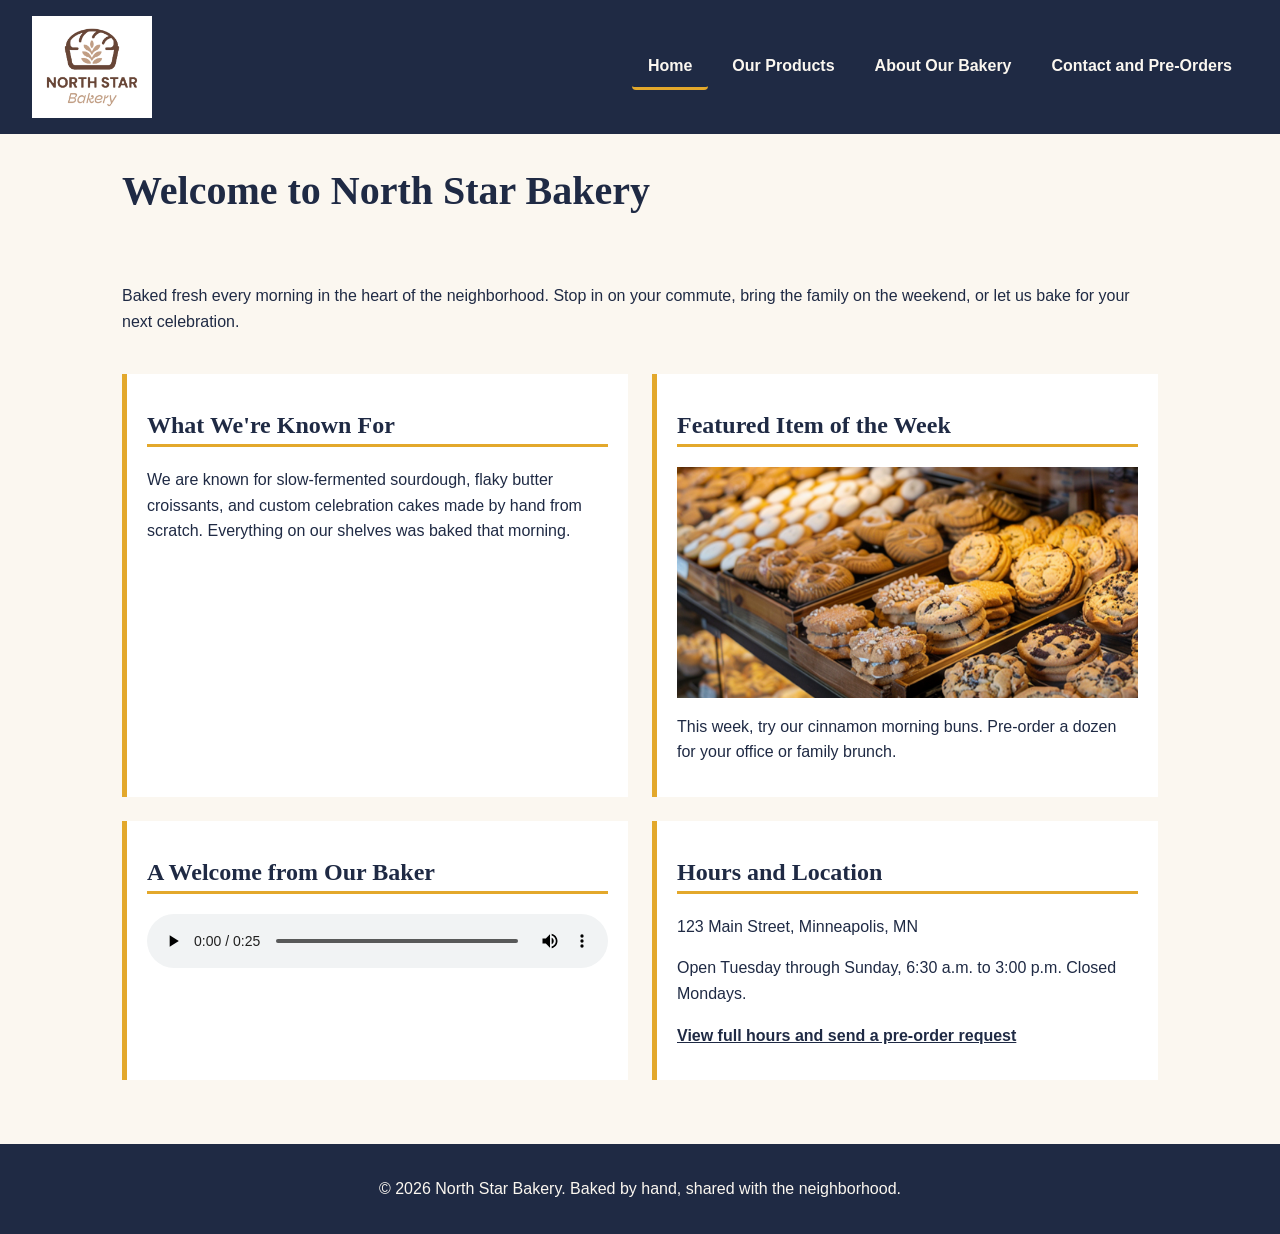
<file: index.html>
<!DOCTYPE html>
<html lang="en">
<head>
  <meta charset="UTF-8">
  <meta name="viewport" content="width=device-width, initial-scale=1.0">
  <meta name="description" content="North Star Bakery is a neighborhood bakery offering fresh breads, pastries, and cakes, with pre-orders for events.">
  <title>Home | North Star Bakery</title>
  <link rel="stylesheet" href="styles.css">
</head>
<body>
  <header>
    <img src="bakery-logo_c.png" alt="North Star Bakery logo">
    <nav aria-label="Main navigation">
      <ul>
        <li><a href="index.html" aria-current="page">Home</a></li>
        <li><a href="products.html">Our Products</a></li>
        <li><a href="about.html">About Our Bakery</a></li>
        <li><a href="contact.html">Contact and Pre-Orders</a></li>
      </ul>
    </nav>
  </header>
  <main>
    <h1>Welcome to North Star Bakery</h1>
    <p>Baked fresh every morning in the heart of the neighborhood. Stop in on your commute, bring the family on the weekend, or let us bake for your next celebration.</p>
    <section>
      <h2>What We're Known For</h2>
      <p>We are known for slow-fermented sourdough, flaky butter croissants, and custom celebration cakes made by hand from scratch. Everything on our shelves was baked that morning.</p>
    </section>
    <section>
      <h2>Featured Item of the Week</h2>
      <picture>
        <source media="(min-width: 800px)" srcset="bakery-feature-large_c.png">
        <img src="bakery-feature-small_c.png" alt="A tray of golden cinnamon morning buns topped with sweet glaze, this week's featured item">
      </picture>
      <p>This week, try our cinnamon morning buns. Pre-order a dozen for your office or family brunch.</p>
    </section>
    <section>
      <h2>A Welcome from Our Baker</h2>
      <audio controls>
        <source src="bakery-welcome_c.mp3" type="audio/mpeg">
        Your browser does not support the audio element. Our head baker welcomes you to North Star Bakery and invites you to stop by for a fresh loaf.
      </audio>
    </section>
    <section>
      <h2>Hours and Location</h2>
      <p>123 Main Street, Minneapolis, MN</p>
      <p>Open Tuesday through Sunday, 6:30 a.m. to 3:00 p.m. Closed Mondays.</p>
      <p><a href="contact.html">View full hours and send a pre-order request</a></p>
    </section>
  </main>
  <footer>
    <p>&copy; 2026 North Star Bakery. Baked by hand, shared with the neighborhood.</p>
  </footer>
</body>
</html>
</file>
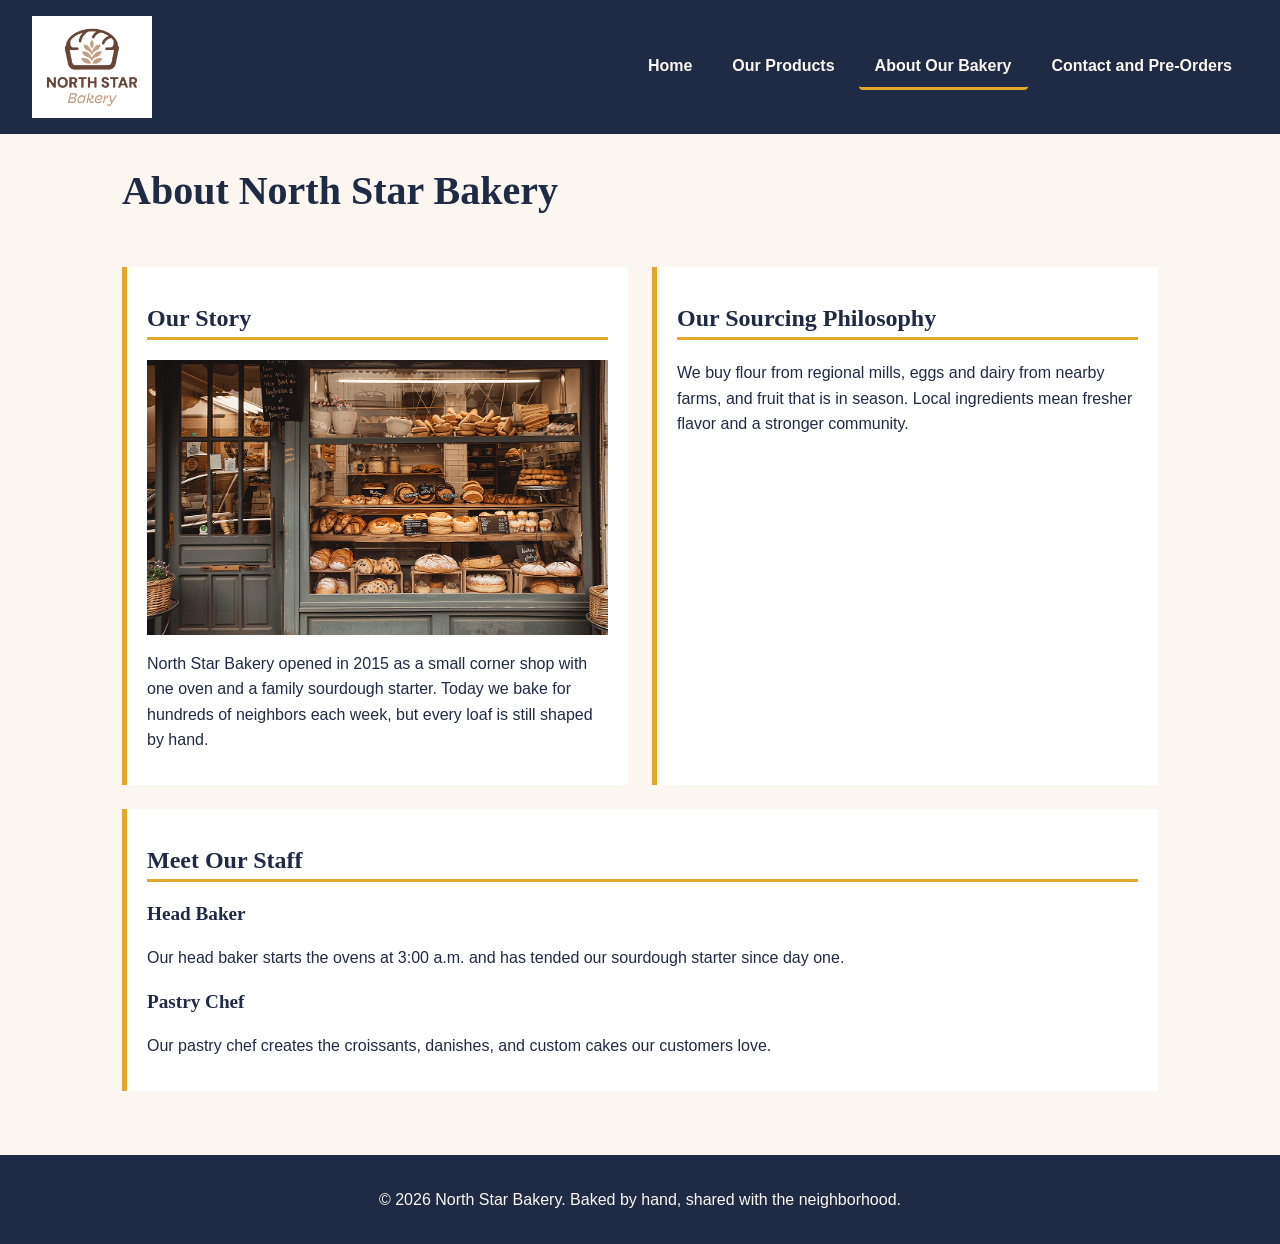
<file: about.html>
<!DOCTYPE html>
<html lang="en">
<head>
  <meta charset="UTF-8">
  <meta name="viewport" content="width=device-width, initial-scale=1.0">
  <meta name="description" content="Learn the story of North Star Bakery, our sourcing philosophy, and the bakers behind every loaf.">
  <title>About Our Bakery | North Star Bakery</title>
  <link rel="stylesheet" href="styles.css">
</head>
<body>
  <header>
    <img src="bakery-logo_c.png" alt="North Star Bakery logo">
    <nav aria-label="Main navigation">
      <ul>
        <li><a href="index.html">Home</a></li>
        <li><a href="products.html">Our Products</a></li>
        <li><a href="about.html" aria-current="page">About Our Bakery</a></li>
        <li><a href="contact.html">Contact and Pre-Orders</a></li>
      </ul>
    </nav>
  </header>
  <main>
    <h1>About North Star Bakery</h1>
    <section>
      <h2>Our Story</h2>
      <img src="bakery-storefront_c.png" alt="The North Star Bakery storefront on Main Street with a hand-painted sign and bread displayed in the front window">
      <p>North Star Bakery opened in 2015 as a small corner shop with one oven and a family sourdough starter. Today we bake for hundreds of neighbors each week, but every loaf is still shaped by hand.</p>
    </section>
    <section>
      <h2>Our Sourcing Philosophy</h2>
      <p>We buy flour from regional mills, eggs and dairy from nearby farms, and fruit that is in season. Local ingredients mean fresher flavor and a stronger community.</p>
    </section>
    <section>
      <h2>Meet Our Staff</h2>
      <h3>Head Baker</h3>
      <p>Our head baker starts the ovens at 3:00 a.m. and has tended our sourdough starter since day one.</p>
      <h3>Pastry Chef</h3>
      <p>Our pastry chef creates the croissants, danishes, and custom cakes our customers love.</p>
    </section>
  </main>
  <footer>
    <p>&copy; 2026 North Star Bakery. Baked by hand, shared with the neighborhood.</p>
  </footer>
</body>
</html>
</file>
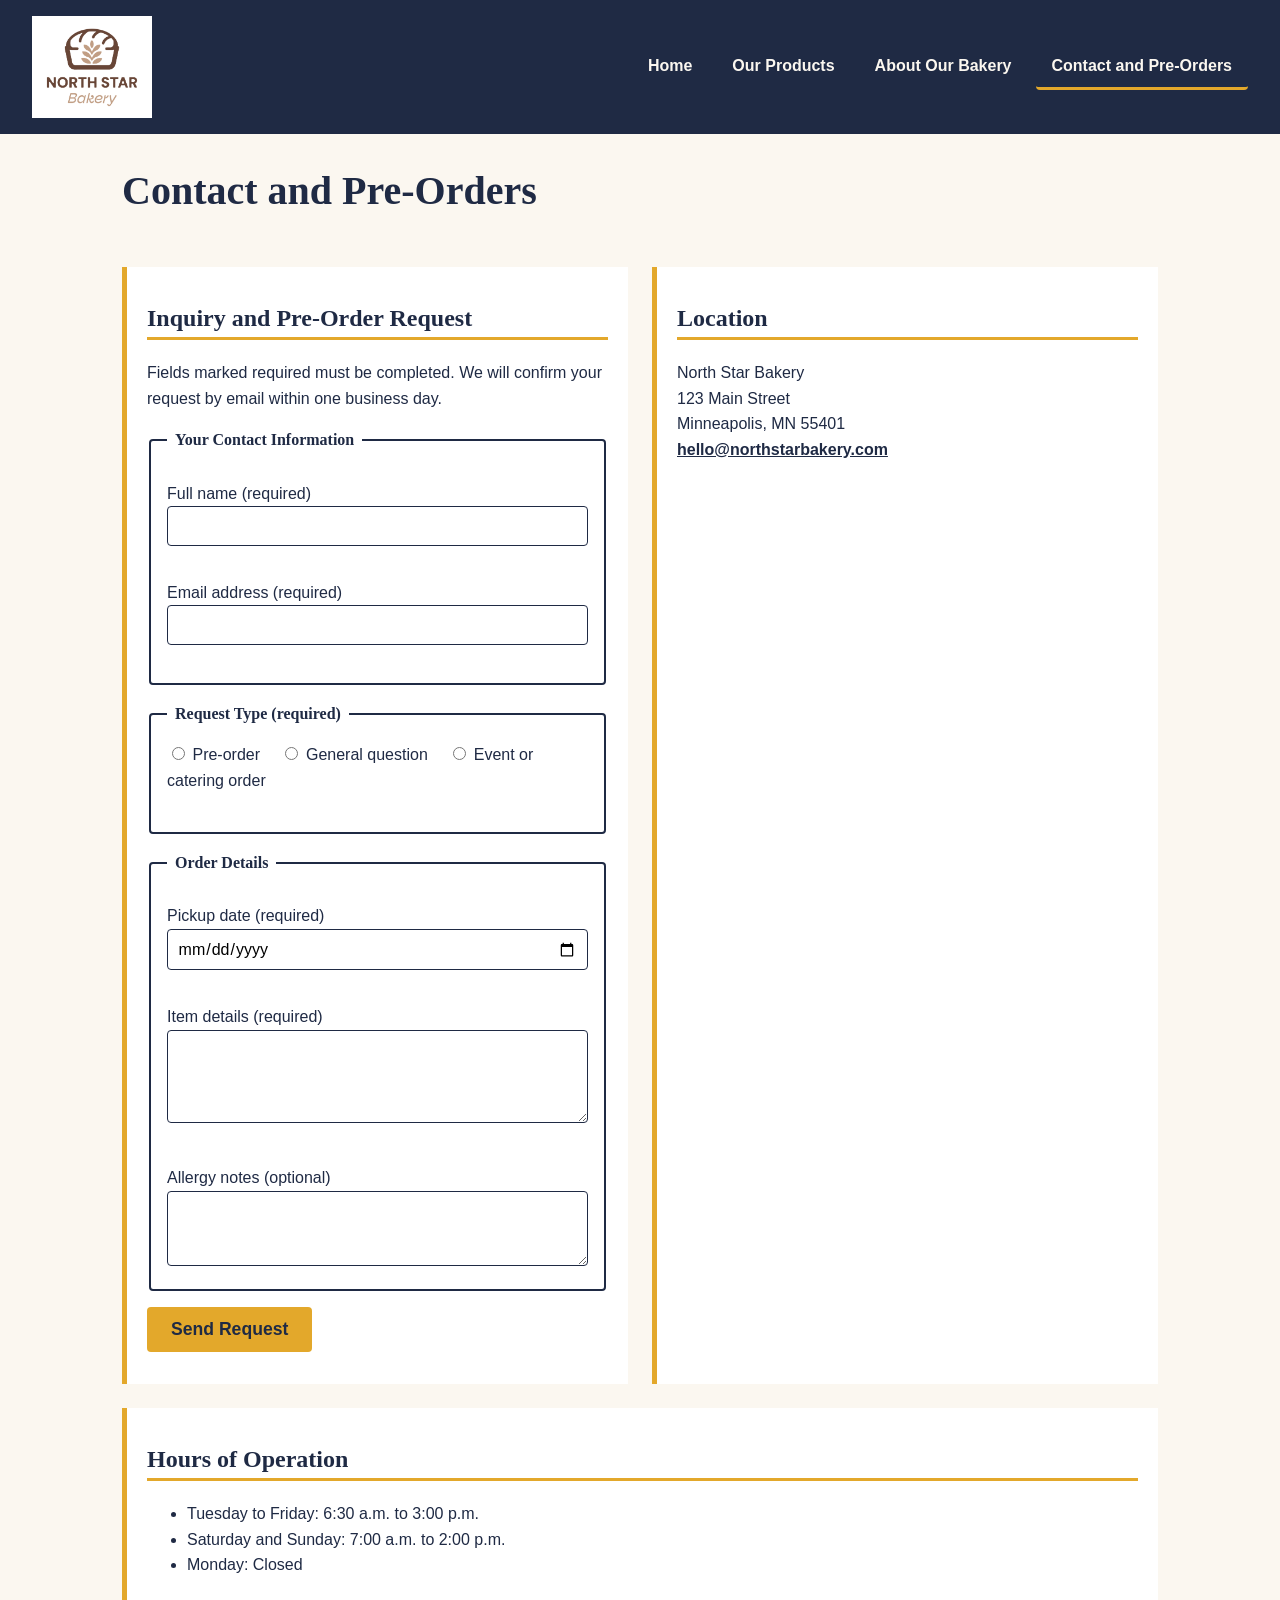
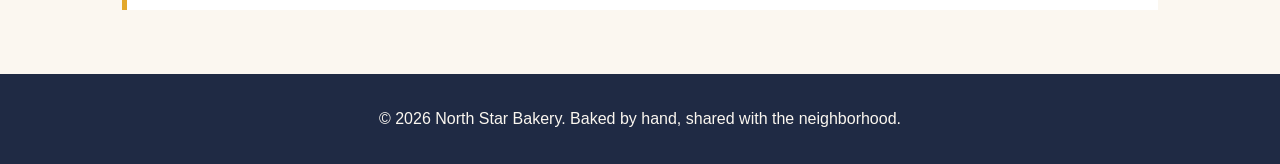
<file: contact.html>
<!DOCTYPE html>
<html lang="en">
<head>
  <meta charset="UTF-8">
  <meta name="viewport" content="width=device-width, initial-scale=1.0">
  <meta name="description" content="Contact North Star Bakery, send a pre-order or inquiry, and view our location and hours.">
  <title>Contact and Pre-Orders | North Star Bakery</title>
  <link rel="stylesheet" href="styles.css">
  <script src="script.js" defer></script>
</head>
<body>
  <header>
    <img src="bakery-logo_c.png" alt="North Star Bakery logo">
    <nav aria-label="Main navigation">
      <ul>
        <li><a href="index.html">Home</a></li>
        <li><a href="products.html">Our Products</a></li>
        <li><a href="about.html">About Our Bakery</a></li>
        <li><a href="contact.html" aria-current="page">Contact and Pre-Orders</a></li>
      </ul>
    </nav>
  </header>
  <main>
    <h1>Contact and Pre-Orders</h1>
    <section>
      <h2>Inquiry and Pre-Order Request</h2>
      <p>Fields marked required must be completed. We will confirm your request by email within one business day.</p>
      <p id="prefill-note" class="prefill-note" aria-live="polite"></p>
      <form id="order-form" action="#" method="post" novalidate>
        <fieldset>
          <legend>Your Contact Information</legend>
          <label for="name">Full name (required)</label>
          <input type="text" id="name" name="name" required minlength="2" maxlength="60" autocomplete="name" aria-describedby="name-error">
          <p class="error-message" id="name-error" aria-live="polite"></p>
          <label for="email">Email address (required)</label>
          <input type="email" id="email" name="email" required autocomplete="email" aria-describedby="email-error">
          <p class="error-message" id="email-error" aria-live="polite"></p>
        </fieldset>
        <fieldset>
          <legend>Request Type (required)</legend>
          <input type="radio" id="preorder" name="request-type" value="pre-order" required>
          <label for="preorder">Pre-order</label>
          <input type="radio" id="question" name="request-type" value="general-question">
          <label for="question">General question</label>
          <input type="radio" id="event" name="request-type" value="event-order">
          <label for="event">Event or catering order</label>
          <p class="error-message" id="request-type-error" aria-live="polite"></p>
        </fieldset>
        <fieldset>
          <legend>Order Details</legend>
          <label for="pickup-date">Pickup date (required)</label>
          <input type="date" id="pickup-date" name="pickup-date" required aria-describedby="pickup-date-error">
          <p class="error-message" id="pickup-date-error" aria-live="polite"></p>
          <label for="item-details">Item details (required)</label>
          <textarea id="item-details" name="item-details" rows="4" required minlength="10" maxlength="500" aria-describedby="item-details-error"></textarea>
          <p class="error-message" id="item-details-error" aria-live="polite"></p>
          <label for="allergy-notes">Allergy notes (optional)</label>
          <textarea id="allergy-notes" name="allergy-notes" rows="3" maxlength="300"></textarea>
        </fieldset>
        <button type="submit">Send Request</button>
        <p id="form-success" class="success-message" aria-live="polite"></p>
      </form>
    </section>
    <section>
      <h2>Location</h2>
      <address>
        North Star Bakery<br>
        123 Main Street<br>
        Minneapolis, MN 55401<br>
        <a href="mailto:hello@northstarbakery.com">hello@northstarbakery.com</a>
      </address>
    </section>
    <section>
      <h2>Hours of Operation</h2>
      <ul>
        <li>Tuesday to Friday: 6:30 a.m. to 3:00 p.m.</li>
        <li>Saturday and Sunday: 7:00 a.m. to 2:00 p.m.</li>
        <li>Monday: Closed</li>
      </ul>
    </section>
  </main>
  <footer>
    <p>&copy; 2026 North Star Bakery. Baked by hand, shared with the neighborhood.</p>
  </footer>
</body>
</html>
</file>
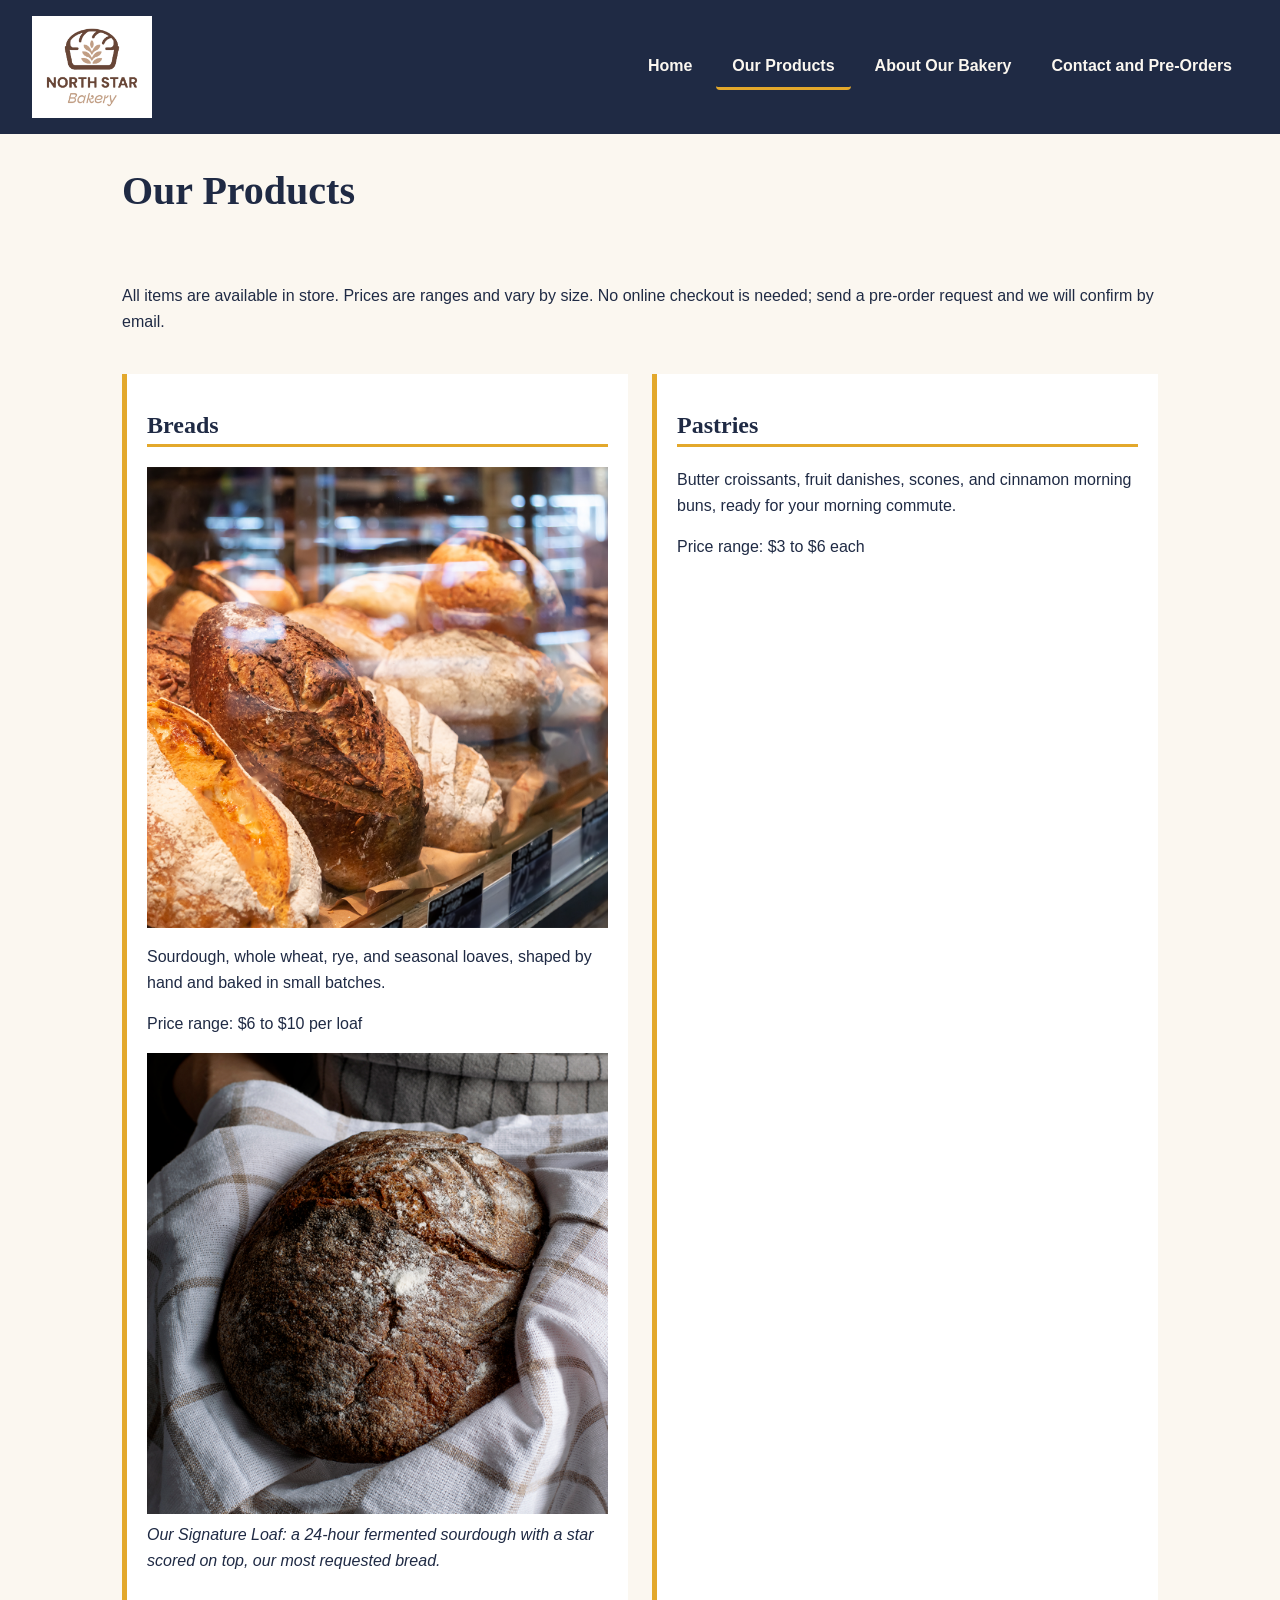
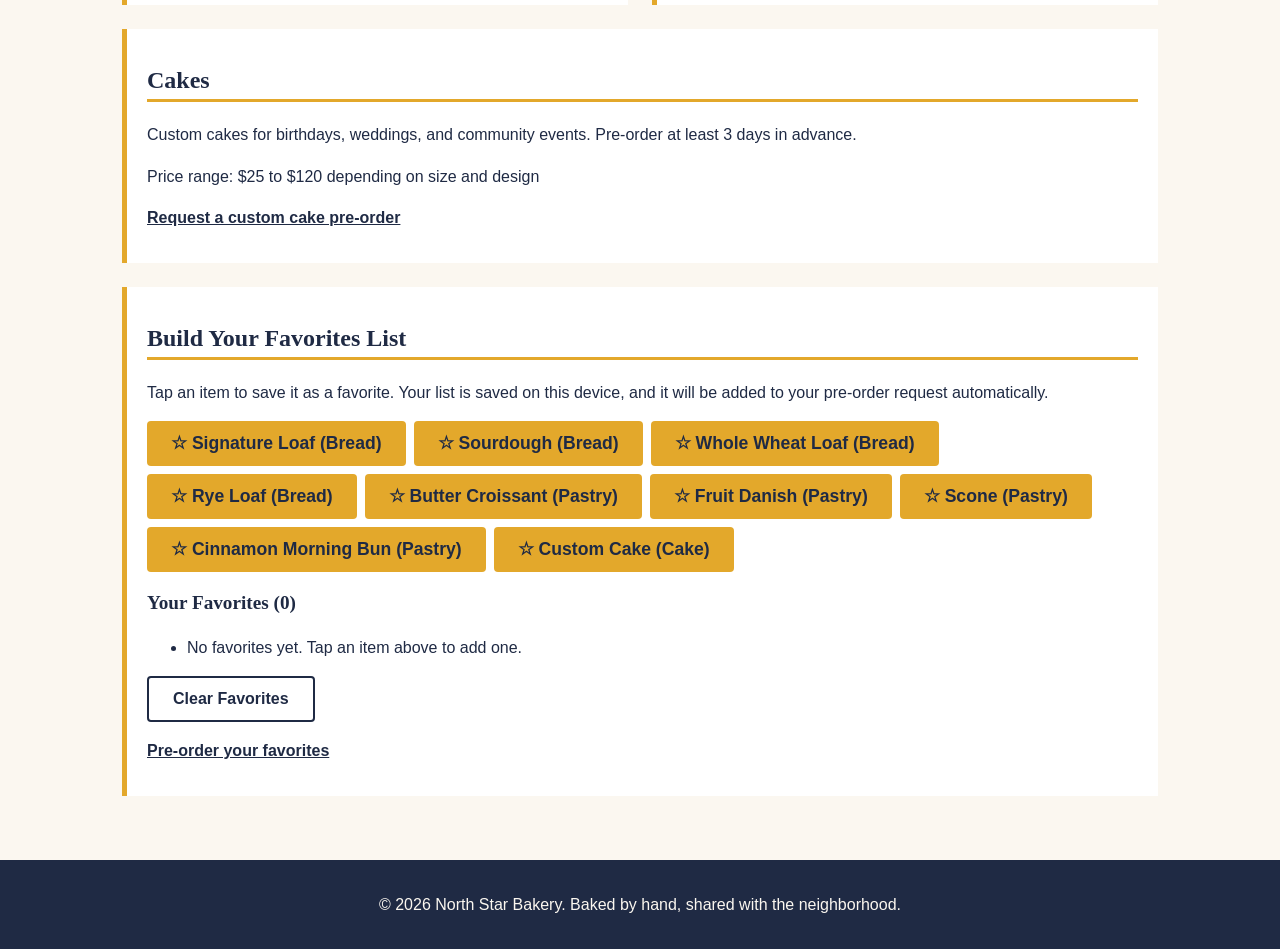
<file: products.html>
<!DOCTYPE html>
<html lang="en">
<head>
  <meta charset="UTF-8">
  <meta name="viewport" content="width=device-width, initial-scale=1.0">
  <meta name="description" content="Browse North Star Bakery breads, pastries, and cakes with pricing ranges.">
  <title>Our Products | North Star Bakery</title>
  <link rel="stylesheet" href="styles.css">
  <script src="script.js" defer></script>
</head>
<body>
  <header>
    <img src="bakery-logo_c.png" alt="North Star Bakery logo">
    <nav aria-label="Main navigation">
      <ul>
        <li><a href="index.html">Home</a></li>
        <li><a href="products.html" aria-current="page">Our Products</a></li>
        <li><a href="about.html">About Our Bakery</a></li>
        <li><a href="contact.html">Contact and Pre-Orders</a></li>
      </ul>
    </nav>
  </header>
  <main>
    <h1>Our Products</h1>
    <p>All items are available in store. Prices are ranges and vary by size. No online checkout is needed; send a pre-order request and we will confirm by email.</p>
    <section>
      <h2>Breads</h2>
      <img src="bakery-bread_c.png" alt="Several crusty sourdough and whole wheat loaves cooling on a wooden bakery rack">
      <p>Sourdough, whole wheat, rye, and seasonal loaves, shaped by hand and baked in small batches.</p>
      <p>Price range: $6 to $10 per loaf</p>
      <figure>
        <img src="bakery-signature-loaf_c.png" alt="North Star Signature Loaf, a round sourdough with a deep golden crust and a star pattern scored on top">
        <figcaption>Our Signature Loaf: a 24-hour fermented sourdough with a star scored on top, our most requested bread.</figcaption>
      </figure>
    </section>
    <section>
      <h2>Pastries</h2>
      <p>Butter croissants, fruit danishes, scones, and cinnamon morning buns, ready for your morning commute.</p>
      <p>Price range: $3 to $6 each</p>
    </section>
    <section>
      <h2>Cakes</h2>
      <p>Custom cakes for birthdays, weddings, and community events. Pre-order at least 3 days in advance.</p>
      <p>Price range: $25 to $120 depending on size and design</p>
      <p><a href="contact.html">Request a custom cake pre-order</a></p>
    </section>
    <section id="favorites">
      <h2>Build Your Favorites List</h2>
      <p>Tap an item to save it as a favorite. Your list is saved on this device, and it will be added to your pre-order request automatically.</p>
      <div id="product-picker" class="product-picker"></div>
      <h3>Your Favorites (<span id="favorites-count">0</span>)</h3>
      <ul id="favorites-list"></ul>
      <button type="button" id="clear-favorites" class="secondary-btn">Clear Favorites</button>
      <p><a href="contact.html">Pre-order your favorites</a></p>
    </section>
  </main>
  <footer>
    <p>&copy; 2026 North Star Bakery. Baked by hand, shared with the neighborhood.</p>
  </footer>
</body>
</html>
</file>
<file: styles.css>
/* North Star Bakery - styles.css
   Mobile-first. Media query at the bottom. */

/* Colors: Night navy #1F2A44, Star gold #E3A82B, Flour white #FBF7F0
   Fonts: Georgia (headings), Arial (body) */

* {
  box-sizing: border-box;
}

body {
  margin: 0;
  background-color: #FBF7F0;
  color: #1F2A44;
  font-family: Arial, Helvetica, sans-serif;
  font-size: 1rem;
  line-height: 1.6;
}

h1, h2, h3 {
  font-family: Georgia, "Times New Roman", serif;
  color: #1F2A44;
  line-height: 1.25;
}

h1 {
  font-size: 2rem;
  margin-top: 0;
}

h2 {
  font-size: 1.5rem;
  border-bottom: 3px solid #E3A82B;
  padding-bottom: 0.25rem;
}

h3 {
  font-size: 1.2rem;
}

a {
  color: #1F2A44;
  font-weight: bold;
}

a:hover, a:focus {
  background-color: #E3A82B;
}

img, video {
  max-width: 100%;
  height: auto;
  display: block;
}

audio {
  width: 100%;
}

/* Header and navigation */
header {
  background-color: #1F2A44;
  padding: 1rem;
  display: flex;
  flex-direction: column;
  align-items: center;
  gap: 1rem;
}

header img {
  width: 120px;
}

nav ul {
  list-style: none;
  margin: 0;
  padding: 0;
  display: flex;
  flex-direction: column;
  gap: 0.5rem;
  text-align: center;
}

nav a {
  display: block;
  color: #FBF7F0;
  text-decoration: none;
  padding: 0.5rem 1rem;
  border-radius: 4px;
}

nav a:hover, nav a:focus {
  background-color: #E3A82B;
  color: #1F2A44;
}

nav a[aria-current="page"] {
  border-bottom: 3px solid #E3A82B;
}

/* Main content */
main {
  padding: 1rem;
  max-width: 1100px;
  margin: 0 auto;
  display: flex;
  flex-direction: column;
  gap: 1.5rem;
}

section {
  background-color: #FFFFFF;
  border-left: 5px solid #E3A82B;
  padding: 1rem 1.25rem;
}

figure {
  margin: 1rem 0;
}

figcaption {
  font-style: italic;
  padding-top: 0.5rem;
}

address {
  font-style: normal;
}

/* Form */
fieldset {
  border: 2px solid #1F2A44;
  border-radius: 4px;
  margin-bottom: 1rem;
  padding: 1rem;
}

legend {
  font-family: Georgia, "Times New Roman", serif;
  font-weight: bold;
  padding: 0 0.5rem;
}

label {
  display: block;
  margin-top: 0.75rem;
}

input[type="radio"] + label {
  display: inline;
  margin-right: 1rem;
}

input[type="text"],
input[type="email"],
input[type="date"],
textarea {
  width: 100%;
  padding: 0.6rem;
  font-family: Arial, Helvetica, sans-serif;
  font-size: 1rem;
  border: 1px solid #1F2A44;
  border-radius: 4px;
}

button {
  background-color: #E3A82B;
  color: #1F2A44;
  font-size: 1.1rem;
  font-weight: bold;
  border: none;
  border-radius: 4px;
  padding: 0.75rem 1.5rem;
  width: 100%;
  cursor: pointer;
}

button:hover, button:focus {
  background-color: #1F2A44;
  color: #FBF7F0;
}

/* Footer */
footer {
  background-color: #1F2A44;
  color: #FBF7F0;
  text-align: center;
  padding: 1rem;
  margin-top: 2rem;
}

/* Larger screens: tablets and desktops */
@media (min-width: 768px) {
  header {
    flex-direction: row;
    justify-content: space-between;
    padding: 1rem 2rem;
  }

  nav ul {
    flex-direction: row;
  }

  h1 {
    font-size: 2.5rem;
  }

  main {
    flex-direction: row;
    flex-wrap: wrap;
    padding: 2rem;
  }

  main > h1,
  main > p {
    flex-basis: 100%;
  }

  section {
    flex: 1 1 45%;
  }

  button {
    width: auto;
  }
}
/* ---------- Touchstone 4: favorites and form feedback ---------- */
#favorites {
  flex-basis: 100%;
}

.product-picker {
  display: flex;
  flex-direction: column;
  gap: 0.5rem;
  margin-bottom: 1rem;
}

.fav-btn {
  background-color: #FBF7F0;
  color: #1F2A44;
  border: 2px solid #1F2A44;
  font-size: 1rem;
  font-weight: normal;
  text-align: left;
  width: 100%;
}

.fav-btn.is-fav {
  background-color: #E3A82B;
  font-weight: bold;
}

.secondary-btn {
  background-color: transparent;
  border: 2px solid #1F2A44;
  font-size: 1rem;
}

.error-message {
  color: #B3261E;
  font-size: 0.95rem;
  margin: 0.25rem 0 0;
  min-height: 1.2em;
}

#request-type-error {
  grid-column: 1 / -1;
}

input.invalid,
textarea.invalid {
  border: 2px solid #B3261E;
}

.success-message {
  color: #1F2A44;
  font-weight: bold;
}

.prefill-note {
  font-style: italic;
}

@media (min-width: 768px) {
  .product-picker {
    flex-direction: row;
    flex-wrap: wrap;
  }

  .fav-btn {
    width: auto;
  }
}
</file>
